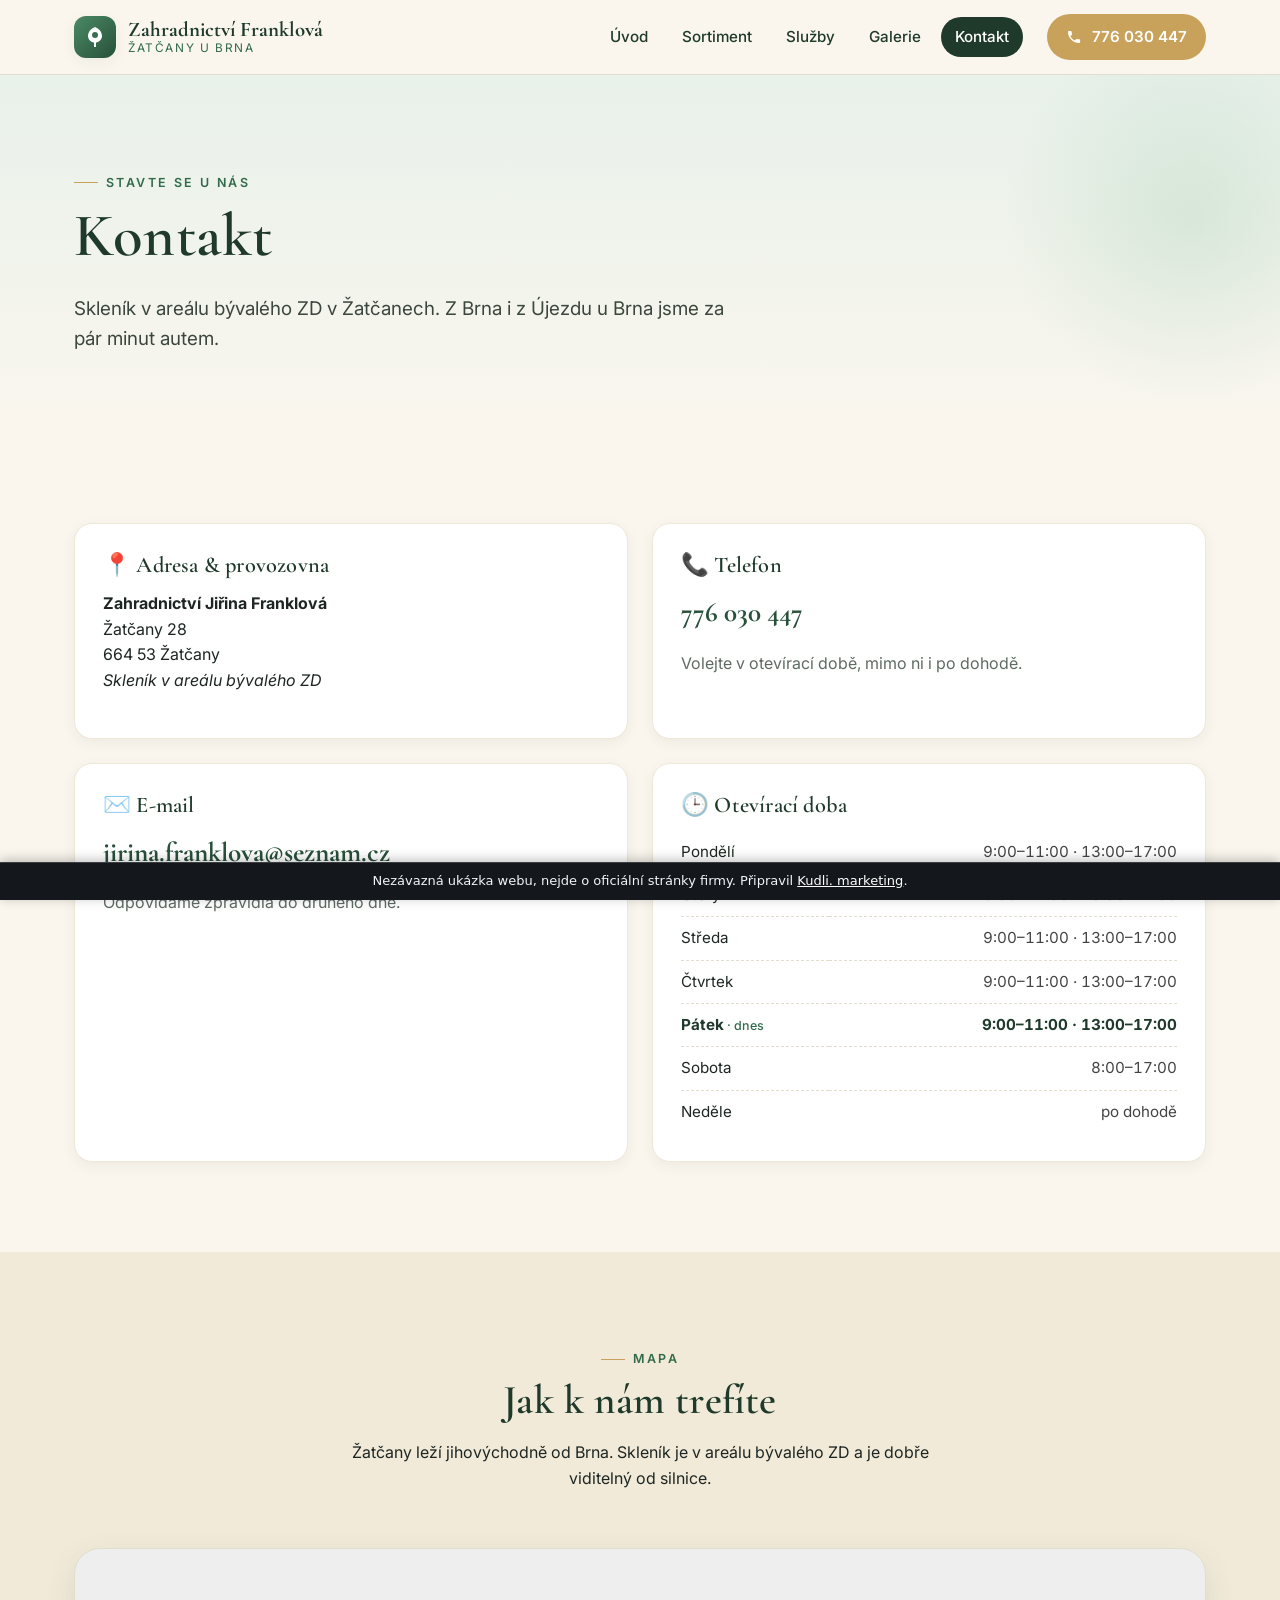
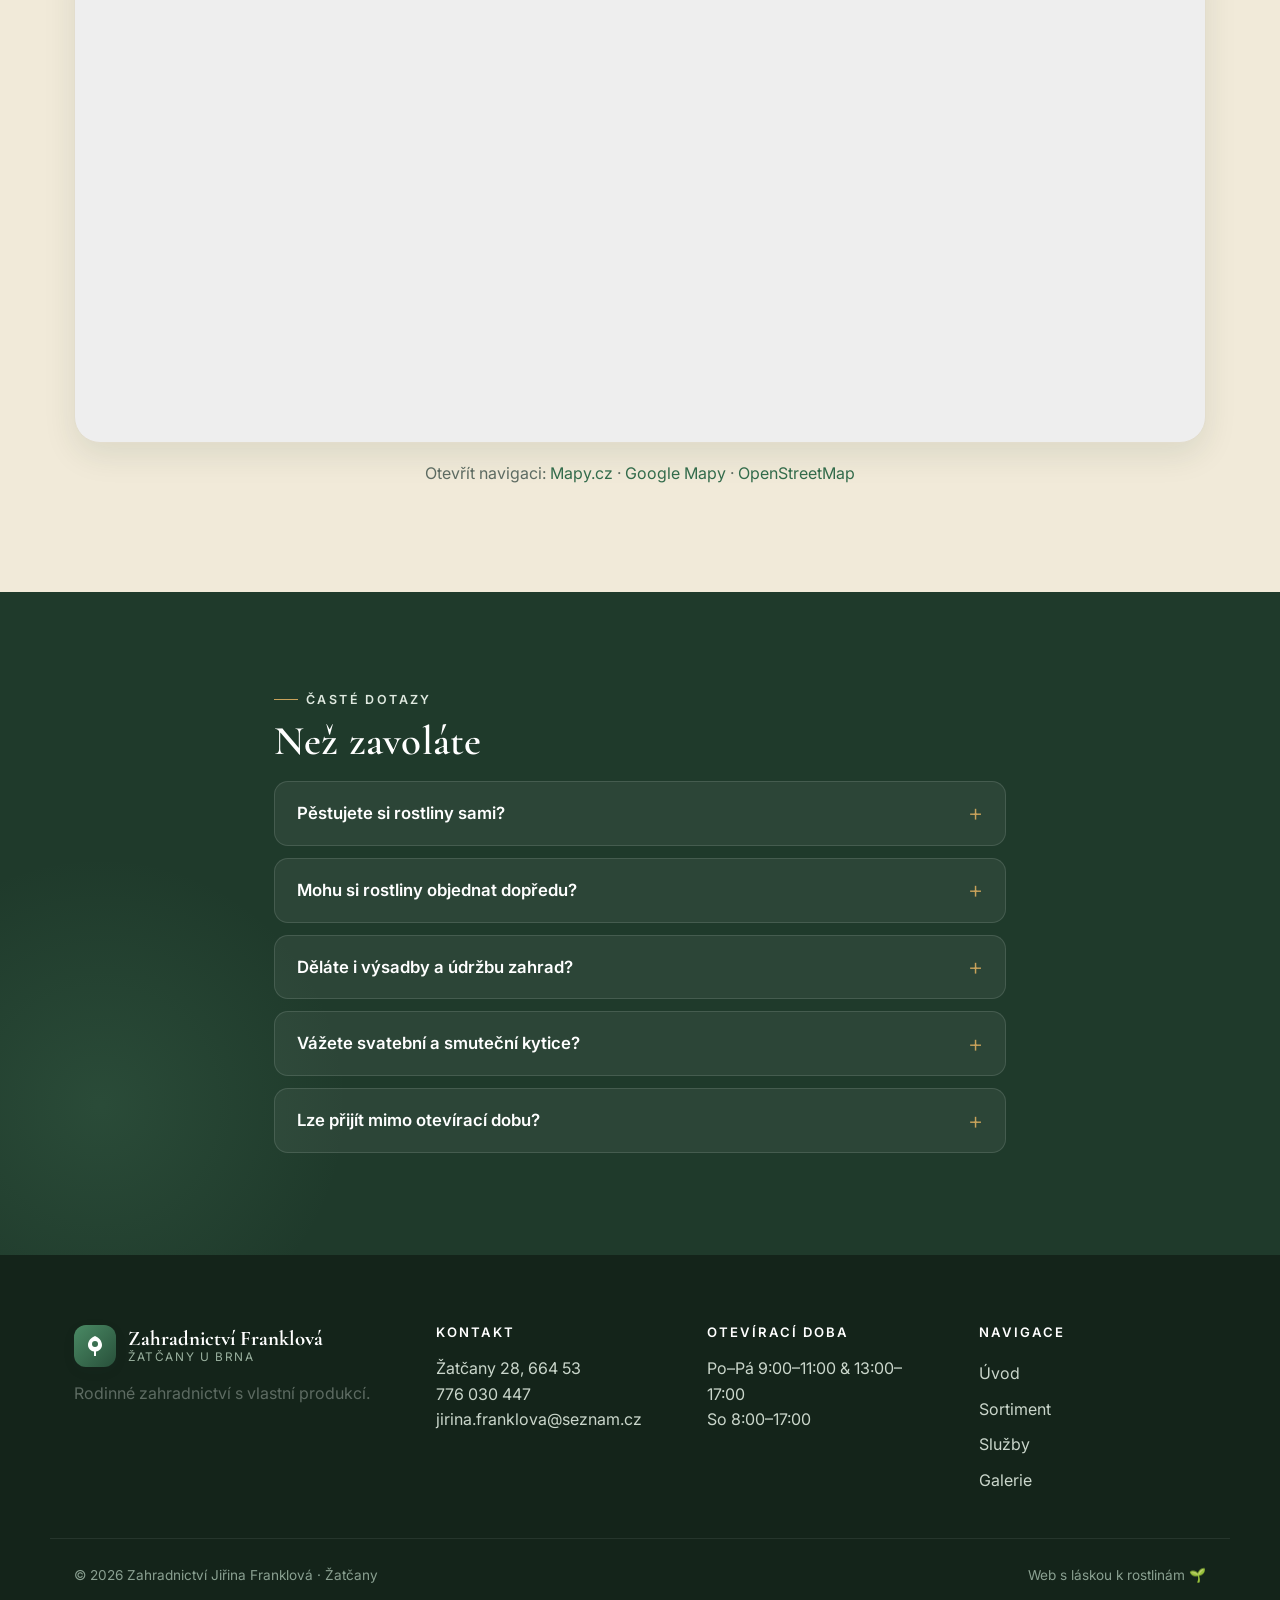
<file: kontakt.html>
<!DOCTYPE html>
<html lang="cs">
<head>
    <meta name="robots" content="noindex, nofollow">
    <meta charset="UTF-8">
    <meta name="viewport" content="width=device-width, initial-scale=1.0">
    <title>Kontakt | Zahradnictví Franklová Žatčany</title>
    <meta name="description" content="Kontakt na Zahradnictví Jiřiny Franklové v Žatčanech – telefon 776 030 447, e-mail jirina.franklova@seznam.cz, otevírací doba a mapa.">
    <meta name="theme-color" content="#28503a">
    <link rel="icon" type="image/svg+xml" href="data:image/svg+xml,%3Csvg xmlns='http://www.w3.org/2000/svg' viewBox='0 0 64 64'%3E%3Crect width='64' height='64' rx='14' fill='%2328503a'/%3E%3Cpath d='M32 14c-10 4-16 12-16 22 0 8 6 14 16 14s16-6 16-14c0-10-6-18-16-22zm0 28c-3 0-5-2-5-5s2-5 5-5 5 2 5 5-2 5-5 5z' fill='%23c8a25b'/%3E%3C/svg%3E">
    <link rel="preconnect" href="https://fonts.googleapis.com">
    <link rel="preconnect" href="https://fonts.gstatic.com" crossorigin>
    <link href="https://fonts.googleapis.com/css2?family=Cormorant+Garamond:wght@500;600;700&family=Inter:wght@300;400;500;600&display=swap" rel="stylesheet">
    <link rel="stylesheet" href="styles.css">
</head>
<body>
    <a class="skip" href="#main">Přeskočit na obsah</a>

    <header class="site-header">
        <div class="container nav-wrap">
            <a class="brand" href="index.html">
                <span class="brand-mark" aria-hidden="true">
                    <svg viewBox="0 0 24 24" fill="currentColor"><path d="M12 2c-4 1.6-7 5-7 9 0 3.3 2.4 6 6 6.5V22h2v-4.5c3.6-.5 6-3.2 6-6.5 0-4-3-7.4-7-9zm0 11a3 3 0 1 1 0-6 3 3 0 0 1 0 6z"/></svg>
                </span>
                <span class="brand-text">
                    <strong>Zahradnictví Franklová</strong>
                    <em>Žatčany u Brna</em>
                </span>
            </a>
            <button class="nav-toggle" aria-label="Menu" aria-expanded="false">
                <svg viewBox="0 0 24 24" fill="none" stroke="currentColor" stroke-width="2.2"><path d="M4 7h16M4 12h16M4 17h16"/></svg>
            </button>
            <nav class="nav" aria-label="Hlavní menu">
                <a href="index.html">Úvod</a>
                <a href="sortiment.html">Sortiment</a>
                <a href="sluzby.html">Služby</a>
                <a href="galerie.html">Galerie</a>
                <a href="kontakt.html" class="active">Kontakt</a>
            </nav>
            <a href="tel:+420776030447" class="btn btn-pill header-cta">
                <svg viewBox="0 0 24 24" fill="currentColor"><path d="M6.6 10.8c1.4 2.8 3.8 5.1 6.6 6.6l2.2-2.2c.3-.3.7-.4 1.1-.3 1.2.4 2.4.6 3.7.6.6 0 1 .4 1 1V20c0 .6-.4 1-1 1A17 17 0 0 1 3 4c0-.6.4-1 1-1h3.5c.6 0 1 .4 1 1 0 1.3.2 2.5.6 3.7.1.4 0 .8-.3 1.1l-2.2 2z"/></svg>
                776 030 447
            </a>
        </div>
    </header>

    <main id="main">
        <section class="page-hero">
            <div class="container">
                <span class="eyebrow">Stavte se u nás</span>
                <h1>Kontakt</h1>
                <p class="lead">Skleník v areálu bývalého ZD v Žatčanech. Z Brna i z Újezdu u Brna jsme za pár minut autem.</p>
            </div>
        </section>

        <section class="section">
            <div class="container contact-grid">
                <div class="contact-card reveal">
                    <h3>📍 Adresa &amp; provozovna</h3>
                    <p><strong>Zahradnictví Jiřina Franklová</strong><br>
                    Žatčany 28<br>
                    664 53 Žatčany<br>
                    <em>Skleník v areálu bývalého ZD</em></p>
                </div>
                <div class="contact-card reveal">
                    <h3>📞 Telefon</h3>
                    <p><a href="tel:+420776030447" class="big-link">776 030 447</a></p>
                    <p class="muted">Volejte v otevírací době, mimo ni i po dohodě.</p>
                </div>
                <div class="contact-card reveal">
                    <h3>✉️ E-mail</h3>
                    <p><a href="mailto:jirina.franklova@seznam.cz" class="big-link">jirina.franklova@seznam.cz</a></p>
                    <p class="muted">Odpovídáme zpravidla do druhého dne.</p>
                </div>
                <div class="contact-card reveal">
                    <h3>🕒 Otevírací doba</h3>
                    <table class="hours">
                        <tr data-day="po"><td>Pondělí</td><td>9:00–11:00 · 13:00–17:00</td></tr>
                        <tr data-day="ut"><td>Úterý</td><td>9:00–11:00 · 13:00–17:00</td></tr>
                        <tr data-day="st"><td>Středa</td><td>9:00–11:00 · 13:00–17:00</td></tr>
                        <tr data-day="ct"><td>Čtvrtek</td><td>9:00–11:00 · 13:00–17:00</td></tr>
                        <tr data-day="pa"><td>Pátek</td><td>9:00–11:00 · 13:00–17:00</td></tr>
                        <tr data-day="so"><td>Sobota</td><td>8:00–17:00</td></tr>
                        <tr data-day="ne"><td>Neděle</td><td>po dohodě</td></tr>
                    </table>
                </div>
            </div>
        </section>

        <section class="section section-muted">
            <div class="container">
                <div class="section-head reveal">
                    <span class="eyebrow">Mapa</span>
                    <h2>Jak k nám trefíte</h2>
                    <p>Žatčany leží jihovýchodně od Brna. Skleník je v areálu bývalého ZD a je dobře viditelný od silnice.</p>
                </div>
                <div class="map-wrap reveal">
                    <iframe
                        src="https://www.openstreetmap.org/export/embed.html?bbox=16.7470%2C49.0660%2C16.7870%2C49.0860&layer=mapnik&marker=49.0763%2C16.7670"
                        loading="lazy" allowfullscreen
                        referrerpolicy="no-referrer-when-downgrade"
                        title="Mapa – Žatčany 28"></iframe>
                </div>
                <p class="muted center" style="margin-top:18px">Otevřít navigaci: <a href="https://mapy.cz/zakladni?q=%C5%BDat%C4%8Dany%2028" target="_blank" rel="noopener">Mapy.cz</a> · <a href="https://www.google.com/maps/search/?api=1&query=%C5%BDat%C4%8Dany+28%2C+664+53" target="_blank" rel="noopener">Google Mapy</a> · <a href="https://www.openstreetmap.org/?mlat=49.0763&mlon=16.7670#map=16/49.0763/16.7670" target="_blank" rel="noopener">OpenStreetMap</a></p>
            </div>
        </section>

        <section class="section section-dark">
            <div class="container faq-wrap reveal">
                <span class="eyebrow light">Časté dotazy</span>
                <h2>Než zavoláte</h2>
                <details>
                    <summary>Pěstujete si rostliny sami?</summary>
                    <p>Ano. Většinu sadby zeleniny, muškáty, voskovky a letničky předpěstováváme přímo v našem skleníku. Díky tomu si udržujeme příjemné ceny a víme, co prodáváme.</p>
                </details>
                <details>
                    <summary>Mohu si rostliny objednat dopředu?</summary>
                    <p>Určitě. Zavolejte na 776 030 447 nebo napište e-mail – připravíme vám sadbu i celé osázení truhlíku k vyzvednutí.</p>
                </details>
                <details>
                    <summary>Děláte i výsadby a údržbu zahrad?</summary>
                    <p>Ano. Stříháme živé ploty, řežeme ovocné i okrasné stromy, sázíme záhony a vyrábíme vyvýšené záhony na míru.</p>
                </details>
                <details>
                    <summary>Vážete svatební a smuteční kytice?</summary>
                    <p>Ano. Vyrábíme svatební vazby, smuteční kytice a věnce, dárkové kytice i adventní věnce. Termín si prosím domluvte předem.</p>
                </details>
                <details>
                    <summary>Lze přijít mimo otevírací dobu?</summary>
                    <p>Po telefonické domluvě ano. Stačí zavolat a domluvit konkrétní čas.</p>
                </details>
            </div>
        </section>
    </main>

    <button class="to-top" aria-label="Nahoru">
        <svg viewBox="0 0 24 24" width="20" height="20" fill="none" stroke="currentColor" stroke-width="2.2"><path d="M5 15l7-7 7 7"/></svg>
    </button>

    <footer class="site-footer">
        <div class="container footer-grid">
            <div>
                <div class="brand">
                    <span class="brand-mark" aria-hidden="true">
                        <svg viewBox="0 0 24 24" fill="currentColor"><path d="M12 2c-4 1.6-7 5-7 9 0 3.3 2.4 6 6 6.5V22h2v-4.5c3.6-.5 6-3.2 6-6.5 0-4-3-7.4-7-9zm0 11a3 3 0 1 1 0-6 3 3 0 0 1 0 6z"/></svg>
                    </span>
                    <span class="brand-text">
                        <strong>Zahradnictví Franklová</strong>
                        <em>Žatčany u Brna</em>
                    </span>
                </div>
                <p class="muted" style="margin-top:14px">Rodinné zahradnictví s vlastní produkcí.</p>
            </div>
            <div>
                <h4>Kontakt</h4>
                <p>Žatčany 28, 664 53<br>
                <a href="tel:+420776030447">776 030 447</a><br>
                <a href="mailto:jirina.franklova@seznam.cz">jirina.franklova@seznam.cz</a></p>
            </div>
            <div>
                <h4>Otevírací doba</h4>
                <p>Po–Pá 9:00–11:00 &amp; 13:00–17:00<br>
                So 8:00–17:00</p>
            </div>
            <div>
                <h4>Navigace</h4>
                <ul class="footer-nav">
                    <li><a href="index.html">Úvod</a></li>
                    <li><a href="sortiment.html">Sortiment</a></li>
                    <li><a href="sluzby.html">Služby</a></li>
                    <li><a href="galerie.html">Galerie</a></li>
                </ul>
            </div>
        </div>
        <div class="container footer-bottom">
            <span>© <span id="year"></span> Zahradnictví Jiřina Franklová · Žatčany</span>
            <span>Web s láskou k rostlinám 🌱</span>
        </div>
    </footer>
    <script src="script.js"></script>
<!-- kudli-demo:start -->
<div id="kudli-demo-banner" role="note" lang="cs" style="all:initial;box-sizing:border-box;display:block;position:fixed;left:0;right:0;bottom:0;z-index:2147483647;width:100%;margin:0;padding:9px 16px calc(9px + env(safe-area-inset-bottom, 0px));background:#14181c;color:#f3f4f6;font:500 13px/1.45 system-ui,-apple-system,'Segoe UI',Roboto,Arial,sans-serif;text-align:center;border-top:1px solid rgba(255,255,255,.16);box-shadow:0 -2px 12px rgba(0,0,0,.25)">Nezávazná ukázka webu, nejde o oficiální stránky firmy. Připravil <a href="https://www.kudlimarketing.cz/" target="_blank" rel="noopener" style="all:initial;font:inherit;color:#ffffff;text-decoration:underline;cursor:pointer">Kudli.&nbsp;marketing</a>.</div>
<style>@media print{#kudli-demo-banner{display:none!important}}</style>
<script>(function(){try{var b=document.getElementById('kudli-demo-banner');if(!b)return;var d=document.body,t=0;function fit(){var h=b.offsetHeight||0,vh=window.innerHeight||0;d.style.removeProperty('padding-bottom');var base=parseFloat(getComputedStyle(d).paddingBottom)||0;d.style.setProperty('padding-bottom',(base+h)+'px','important');var els=d.getElementsByTagName('*');for(var i=0;i<els.length;i++){var el=els[i];if(el===b||b.contains(el))continue;var o=el.getAttribute('data-kudli-bottom');if(o===null){var cs=getComputedStyle(el);if(cs.position!=='fixed')continue;var r=el.getBoundingClientRect();if(!r.width||!r.height||r.top<vh*0.5||r.bottom<vh-160)continue;o=parseFloat(cs.bottom);if(isNaN(o))continue;el.setAttribute('data-kudli-bottom',String(o));}el.style.setProperty('bottom',(parseFloat(o)+h)+'px','important');}}function later(){clearTimeout(t);t=setTimeout(fit,150);}fit();window.addEventListener('load',fit);window.addEventListener('resize',later);window.addEventListener('scroll',later,{passive:true});setTimeout(fit,1200);setTimeout(fit,3500);}catch(e){}})();</script>
<!-- kudli-demo:end -->
</body>
</html>
</file>
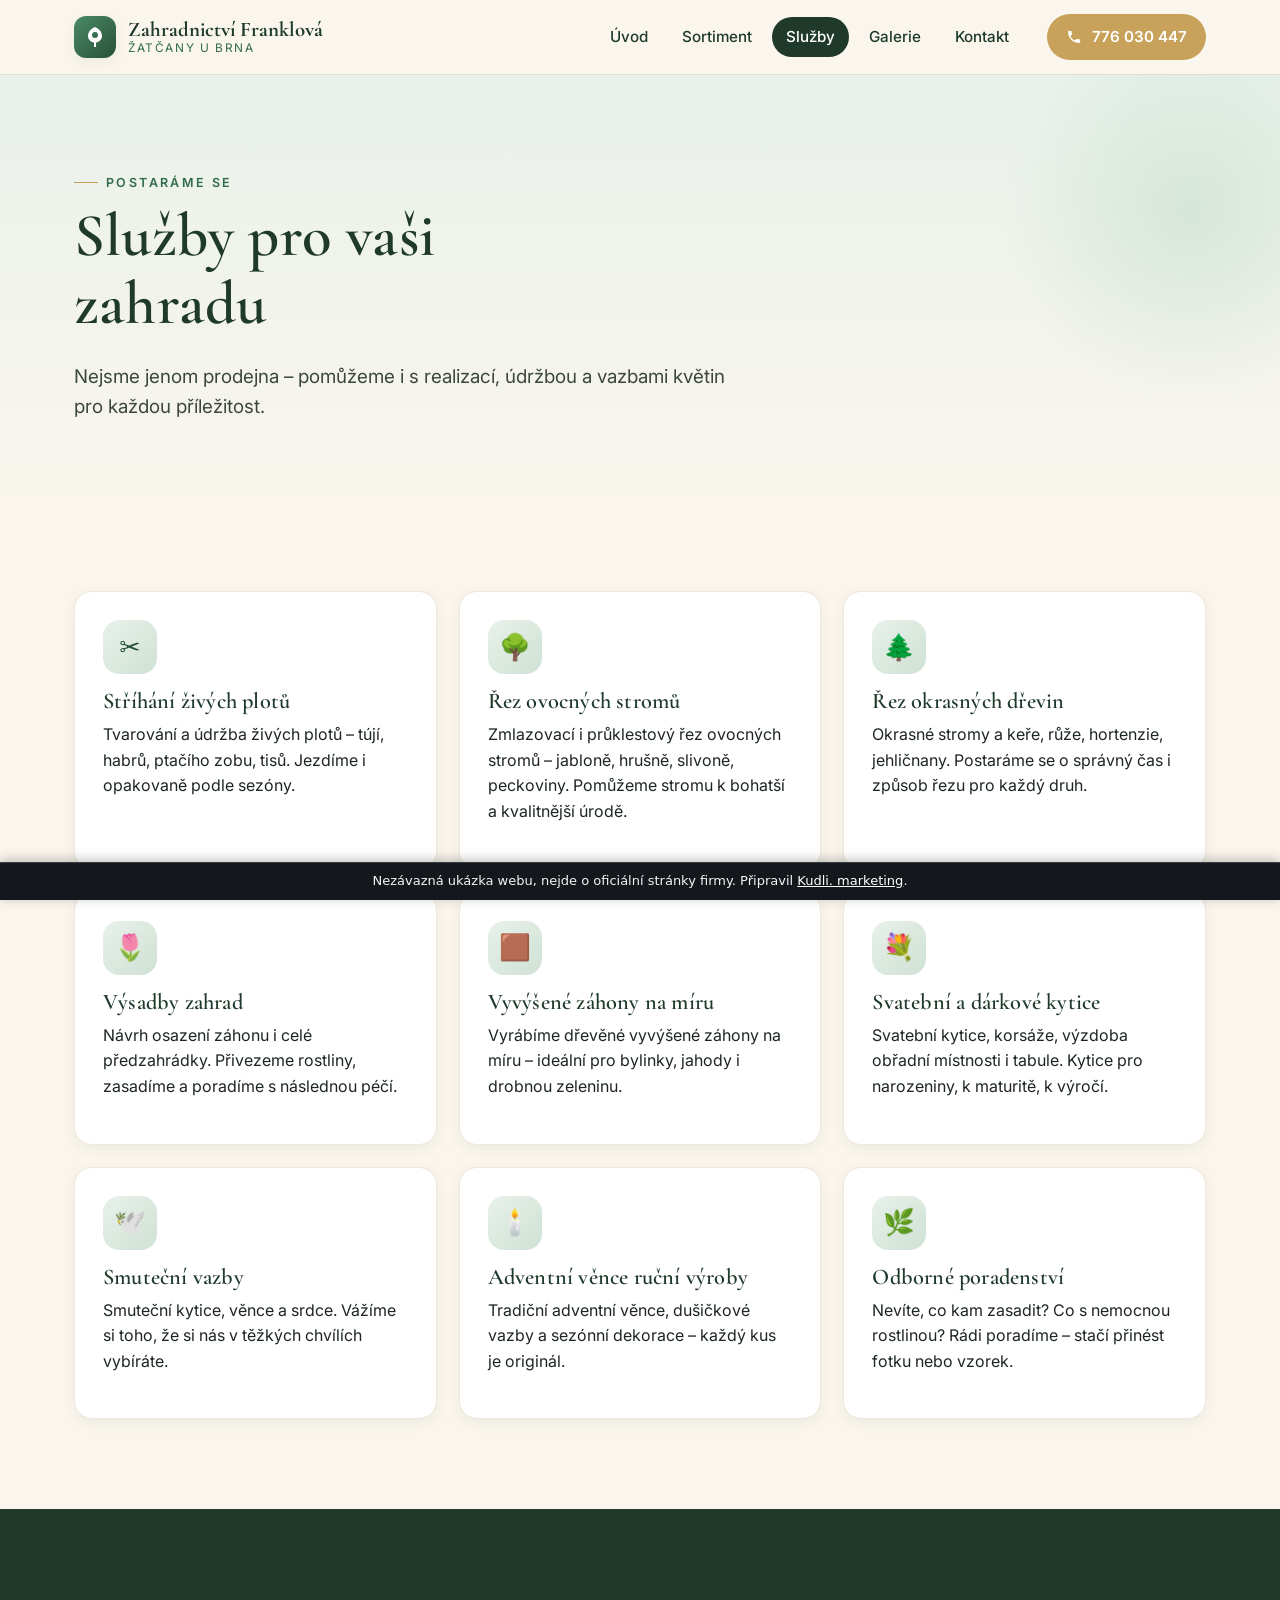
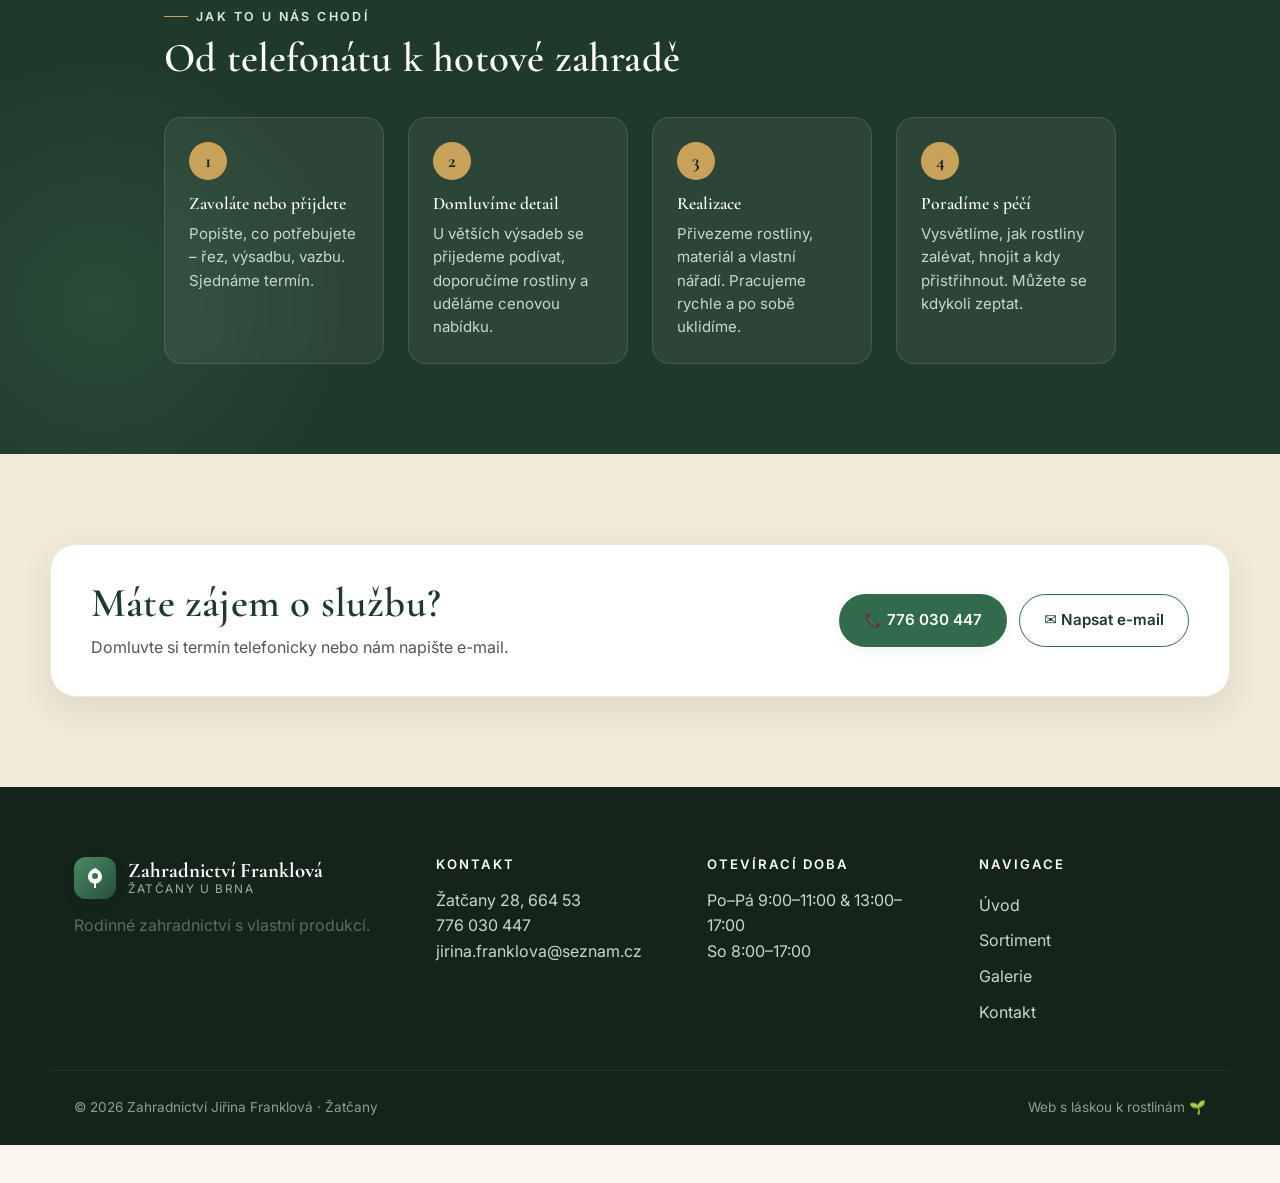
<file: sluzby.html>
<!DOCTYPE html>
<html lang="cs">
<head>
    <meta name="robots" content="noindex, nofollow">
    <meta charset="UTF-8">
    <meta name="viewport" content="width=device-width, initial-scale=1.0">
    <title>Služby | Zahradnictví Franklová Žatčany</title>
    <meta name="description" content="Stříhání živých plotů, řez ovocných a okrasných stromů, výsadby zahrad, vyvýšené záhony, květinové vazby pro svatby, smuteční vazby, dárkové kytice, adventní věnce.">
    <meta name="theme-color" content="#28503a">
    <link rel="icon" type="image/svg+xml" href="data:image/svg+xml,%3Csvg xmlns='http://www.w3.org/2000/svg' viewBox='0 0 64 64'%3E%3Crect width='64' height='64' rx='14' fill='%2328503a'/%3E%3Cpath d='M32 14c-10 4-16 12-16 22 0 8 6 14 16 14s16-6 16-14c0-10-6-18-16-22zm0 28c-3 0-5-2-5-5s2-5 5-5 5 2 5 5-2 5-5 5z' fill='%23c8a25b'/%3E%3C/svg%3E">
    <link rel="preconnect" href="https://fonts.googleapis.com">
    <link rel="preconnect" href="https://fonts.gstatic.com" crossorigin>
    <link rel="preconnect" href="https://images.unsplash.com" crossorigin>
    <link href="https://fonts.googleapis.com/css2?family=Cormorant+Garamond:wght@500;600;700&family=Inter:wght@300;400;500;600&display=swap" rel="stylesheet">
    <link rel="stylesheet" href="styles.css">
</head>
<body>
    <a class="skip" href="#main">Přeskočit na obsah</a>

    <header class="site-header">
        <div class="container nav-wrap">
            <a class="brand" href="index.html">
                <span class="brand-mark" aria-hidden="true">
                    <svg viewBox="0 0 24 24" fill="currentColor"><path d="M12 2c-4 1.6-7 5-7 9 0 3.3 2.4 6 6 6.5V22h2v-4.5c3.6-.5 6-3.2 6-6.5 0-4-3-7.4-7-9zm0 11a3 3 0 1 1 0-6 3 3 0 0 1 0 6z"/></svg>
                </span>
                <span class="brand-text">
                    <strong>Zahradnictví Franklová</strong>
                    <em>Žatčany u Brna</em>
                </span>
            </a>
            <button class="nav-toggle" aria-label="Menu" aria-expanded="false">
                <svg viewBox="0 0 24 24" fill="none" stroke="currentColor" stroke-width="2.2"><path d="M4 7h16M4 12h16M4 17h16"/></svg>
            </button>
            <nav class="nav" aria-label="Hlavní menu">
                <a href="index.html">Úvod</a>
                <a href="sortiment.html">Sortiment</a>
                <a href="sluzby.html" class="active">Služby</a>
                <a href="galerie.html">Galerie</a>
                <a href="kontakt.html">Kontakt</a>
            </nav>
            <a href="tel:+420776030447" class="btn btn-pill header-cta">
                <svg viewBox="0 0 24 24" fill="currentColor"><path d="M6.6 10.8c1.4 2.8 3.8 5.1 6.6 6.6l2.2-2.2c.3-.3.7-.4 1.1-.3 1.2.4 2.4.6 3.7.6.6 0 1 .4 1 1V20c0 .6-.4 1-1 1A17 17 0 0 1 3 4c0-.6.4-1 1-1h3.5c.6 0 1 .4 1 1 0 1.3.2 2.5.6 3.7.1.4 0 .8-.3 1.1l-2.2 2z"/></svg>
                776 030 447
            </a>
        </div>
    </header>

    <main id="main">
        <section class="page-hero">
            <div class="container">
                <span class="eyebrow">Postaráme se</span>
                <h1>Služby pro vaši zahradu</h1>
                <p class="lead">Nejsme jenom prodejna – pomůžeme i s realizací, údržbou a vazbami květin pro každou příležitost.</p>
            </div>
        </section>

        <section class="section">
            <div class="container service-grid">
                <article class="service reveal">
                    <span class="service-icon">✂️</span>
                    <h3>Stříhání živých plotů</h3>
                    <p>Tvarování a údržba živých plotů – tújí, habrů, ptačího zobu, tisů. Jezdíme i opakovaně podle sezóny.</p>
                </article>
                <article class="service reveal">
                    <span class="service-icon">🌳</span>
                    <h3>Řez ovocných stromů</h3>
                    <p>Zmlazovací i průklestový řez ovocných stromů – jabloně, hrušně, slivoně, peckoviny. Pomůžeme stromu k bohatší a kvalitnější úrodě.</p>
                </article>
                <article class="service reveal">
                    <span class="service-icon">🌲</span>
                    <h3>Řez okrasných dřevin</h3>
                    <p>Okrasné stromy a keře, růže, hortenzie, jehličnany. Postaráme se o správný čas i způsob řezu pro každý druh.</p>
                </article>
                <article class="service reveal">
                    <span class="service-icon">🌷</span>
                    <h3>Výsadby zahrad</h3>
                    <p>Návrh osazení záhonu i celé předzahrádky. Přivezeme rostliny, zasadíme a poradíme s následnou péčí.</p>
                </article>
                <article class="service reveal">
                    <span class="service-icon">🟫</span>
                    <h3>Vyvýšené záhony na míru</h3>
                    <p>Vyrábíme dřevěné vyvýšené záhony na míru – ideální pro bylinky, jahody i drobnou zeleninu.</p>
                </article>
                <article class="service reveal">
                    <span class="service-icon">💐</span>
                    <h3>Svatební a dárkové kytice</h3>
                    <p>Svatební kytice, korsáže, výzdoba obřadní místnosti i tabule. Kytice pro narozeniny, k maturitě, k výročí.</p>
                </article>
                <article class="service reveal">
                    <span class="service-icon">🕊️</span>
                    <h3>Smuteční vazby</h3>
                    <p>Smuteční kytice, věnce a srdce. Vážíme si toho, že si nás v těžkých chvílích vybíráte.</p>
                </article>
                <article class="service reveal">
                    <span class="service-icon">🕯️</span>
                    <h3>Adventní věnce ruční výroby</h3>
                    <p>Tradiční adventní věnce, dušičkové vazby a sezónní dekorace – každý kus je originál.</p>
                </article>
                <article class="service reveal">
                    <span class="service-icon">🌿</span>
                    <h3>Odborné poradenství</h3>
                    <p>Nevíte, co kam zasadit? Co s nemocnou rostlinou? Rádi poradíme – stačí přinést fotku nebo vzorek.</p>
                </article>
            </div>
        </section>

        <section class="section section-dark">
            <div class="container process-wrap reveal">
                <span class="eyebrow light">Jak to u nás chodí</span>
                <h2>Od telefonátu k hotové zahradě</h2>
                <ol class="process">
                    <li>
                        <span class="step">1</span>
                        <h4>Zavoláte nebo přijdete</h4>
                        <p>Popište, co potřebujete – řez, výsadbu, vazbu. Sjednáme termín.</p>
                    </li>
                    <li>
                        <span class="step">2</span>
                        <h4>Domluvíme detail</h4>
                        <p>U větších výsadeb se přijedeme podívat, doporučíme rostliny a uděláme cenovou nabídku.</p>
                    </li>
                    <li>
                        <span class="step">3</span>
                        <h4>Realizace</h4>
                        <p>Přivezeme rostliny, materiál a vlastní nářadí. Pracujeme rychle a po sobě uklidíme.</p>
                    </li>
                    <li>
                        <span class="step">4</span>
                        <h4>Poradíme s péčí</h4>
                        <p>Vysvětlíme, jak rostliny zalévat, hnojit a kdy přistřihnout. Můžete se kdykoli zeptat.</p>
                    </li>
                </ol>
            </div>
        </section>

        <section class="section section-muted cta-band">
            <div class="container cta-band-inner reveal">
                <div>
                    <h2>Máte zájem o službu?</h2>
                    <p>Domluvte si termín telefonicky nebo nám napište e-mail.</p>
                </div>
                <div class="cta-buttons">
                    <a href="tel:+420776030447" class="btn btn-primary">📞 776 030 447</a>
                    <a href="mailto:jirina.franklova@seznam.cz" class="btn btn-ghost">✉️ Napsat e-mail</a>
                </div>
            </div>
        </section>
    </main>

    <button class="to-top" aria-label="Nahoru">
        <svg viewBox="0 0 24 24" width="20" height="20" fill="none" stroke="currentColor" stroke-width="2.2"><path d="M5 15l7-7 7 7"/></svg>
    </button>

    <footer class="site-footer">
        <div class="container footer-grid">
            <div>
                <div class="brand">
                    <span class="brand-mark" aria-hidden="true">
                        <svg viewBox="0 0 24 24" fill="currentColor"><path d="M12 2c-4 1.6-7 5-7 9 0 3.3 2.4 6 6 6.5V22h2v-4.5c3.6-.5 6-3.2 6-6.5 0-4-3-7.4-7-9zm0 11a3 3 0 1 1 0-6 3 3 0 0 1 0 6z"/></svg>
                    </span>
                    <span class="brand-text">
                        <strong>Zahradnictví Franklová</strong>
                        <em>Žatčany u Brna</em>
                    </span>
                </div>
                <p class="muted" style="margin-top:14px">Rodinné zahradnictví s vlastní produkcí.</p>
            </div>
            <div>
                <h4>Kontakt</h4>
                <p>Žatčany 28, 664 53<br>
                <a href="tel:+420776030447">776 030 447</a><br>
                <a href="mailto:jirina.franklova@seznam.cz">jirina.franklova@seznam.cz</a></p>
            </div>
            <div>
                <h4>Otevírací doba</h4>
                <p>Po–Pá 9:00–11:00 &amp; 13:00–17:00<br>
                So 8:00–17:00</p>
            </div>
            <div>
                <h4>Navigace</h4>
                <ul class="footer-nav">
                    <li><a href="index.html">Úvod</a></li>
                    <li><a href="sortiment.html">Sortiment</a></li>
                    <li><a href="galerie.html">Galerie</a></li>
                    <li><a href="kontakt.html">Kontakt</a></li>
                </ul>
            </div>
        </div>
        <div class="container footer-bottom">
            <span>© <span id="year"></span> Zahradnictví Jiřina Franklová · Žatčany</span>
            <span>Web s láskou k rostlinám 🌱</span>
        </div>
    </footer>
    <script src="script.js"></script>
<!-- kudli-demo:start -->
<div id="kudli-demo-banner" role="note" lang="cs" style="all:initial;box-sizing:border-box;display:block;position:fixed;left:0;right:0;bottom:0;z-index:2147483647;width:100%;margin:0;padding:9px 16px calc(9px + env(safe-area-inset-bottom, 0px));background:#14181c;color:#f3f4f6;font:500 13px/1.45 system-ui,-apple-system,'Segoe UI',Roboto,Arial,sans-serif;text-align:center;border-top:1px solid rgba(255,255,255,.16);box-shadow:0 -2px 12px rgba(0,0,0,.25)">Nezávazná ukázka webu, nejde o oficiální stránky firmy. Připravil <a href="https://www.kudlimarketing.cz/" target="_blank" rel="noopener" style="all:initial;font:inherit;color:#ffffff;text-decoration:underline;cursor:pointer">Kudli.&nbsp;marketing</a>.</div>
<style>@media print{#kudli-demo-banner{display:none!important}}</style>
<script>(function(){try{var b=document.getElementById('kudli-demo-banner');if(!b)return;var d=document.body,t=0;function fit(){var h=b.offsetHeight||0,vh=window.innerHeight||0;d.style.removeProperty('padding-bottom');var base=parseFloat(getComputedStyle(d).paddingBottom)||0;d.style.setProperty('padding-bottom',(base+h)+'px','important');var els=d.getElementsByTagName('*');for(var i=0;i<els.length;i++){var el=els[i];if(el===b||b.contains(el))continue;var o=el.getAttribute('data-kudli-bottom');if(o===null){var cs=getComputedStyle(el);if(cs.position!=='fixed')continue;var r=el.getBoundingClientRect();if(!r.width||!r.height||r.top<vh*0.5||r.bottom<vh-160)continue;o=parseFloat(cs.bottom);if(isNaN(o))continue;el.setAttribute('data-kudli-bottom',String(o));}el.style.setProperty('bottom',(parseFloat(o)+h)+'px','important');}}function later(){clearTimeout(t);t=setTimeout(fit,150);}fit();window.addEventListener('load',fit);window.addEventListener('resize',later);window.addEventListener('scroll',later,{passive:true});setTimeout(fit,1200);setTimeout(fit,3500);}catch(e){}})();</script>
<!-- kudli-demo:end -->
</body>
</html>
</file>
<file: styles.css>
:root{
    --green-950:#14241a;
    --green-900:#1f3a2b;
    --green-800:#28503a;
    --green-700:#326b4b;
    --green-600:#4a8a64;
    --green-500:#6aae84;
    --green-200:#cfe1d4;
    --green-100:#e8f1ea;
    --green-50:#f3f8f4;
    --cream:#faf6ee;
    --sand:#f1ead9;
    --ink:#1d2622;
    --muted:#5d6b62;
    --line:#e3ddcd;
    --line-soft:#eee8d8;
    --gold:#c8a25b;
    --gold-dark:#a37f3f;
    --rose:#c97462;
    --shadow-sm:0 4px 14px rgba(31,58,43,.06);
    --shadow:0 12px 32px rgba(31,58,43,.10);
    --shadow-lg:0 24px 60px rgba(31,58,43,.16);
    --radius-sm:10px;
    --radius:18px;
    --radius-lg:26px;
    --ease:cubic-bezier(.2,.8,.2,1);
}
*,*::before,*::after{box-sizing:border-box}
html{scroll-behavior:smooth}
html,body{margin:0;padding:0}
body{
    font-family:'Inter',system-ui,-apple-system,'Segoe UI',Roboto,sans-serif;
    color:var(--ink);
    background:var(--cream);
    line-height:1.6;
    -webkit-font-smoothing:antialiased;
    text-rendering:optimizeLegibility;
}
.container{max-width:1180px;margin:0 auto;padding:0 24px}
img{max-width:100%;display:block}
button{font-family:inherit}
:focus-visible{outline:3px solid var(--gold);outline-offset:3px;border-radius:6px}

a{color:var(--green-700);text-decoration:none;transition:color .2s var(--ease)}
a:hover{color:var(--green-900)}

h1,h2,h3,h4{
    font-family:'Cormorant Garamond',Georgia,serif;
    color:var(--green-900);
    line-height:1.12;
    margin:0 0 .4em;
    font-weight:600;
    letter-spacing:.2px;
}
h1{font-size:clamp(2.4rem,5vw,3.8rem)}
h2{font-size:clamp(1.8rem,3.2vw,2.6rem)}
h3{font-size:1.4rem}
h4{font-size:.85rem;letter-spacing:2px;text-transform:uppercase;color:var(--green-800);font-family:'Inter',sans-serif;font-weight:600}
p{margin:0 0 1em}

.eyebrow{
    display:inline-flex;align-items:center;gap:8px;
    text-transform:uppercase;letter-spacing:2.4px;
    font-size:.78rem;color:var(--green-700);font-weight:600;margin-bottom:.7em;
}
.eyebrow::before{content:"";width:24px;height:1px;background:var(--gold)}
.eyebrow.light{color:#dfe9e0}
.eyebrow.light::before{background:var(--gold)}
.lead{font-size:1.18rem;color:#3a463e;max-width:56ch}
.muted{color:var(--muted)}
.center{text-align:center}

/* Skip link */
.skip{position:absolute;left:-9999px;top:auto;width:1px;height:1px;overflow:hidden}
.skip:focus{position:fixed;left:16px;top:16px;width:auto;height:auto;background:var(--green-900);color:#fff;padding:12px 18px;border-radius:8px;z-index:200}

/* Header */
.site-header{
    background:rgba(250,246,238,.86);
    backdrop-filter:saturate(160%) blur(12px);
    -webkit-backdrop-filter:saturate(160%) blur(12px);
    border-bottom:1px solid var(--line);
    position:sticky;top:0;z-index:50;
}
.nav-wrap{display:flex;align-items:center;gap:24px;padding:14px 24px}
.brand{display:flex;align-items:center;gap:12px;color:var(--green-900);min-width:0}
.brand-mark{
    width:42px;height:42px;flex:none;border-radius:12px;
    background:linear-gradient(135deg,var(--green-600),var(--green-800));
    display:grid;place-items:center;color:#fff;box-shadow:var(--shadow-sm);
}
.brand-mark svg{width:24px;height:24px}
.brand-text{display:flex;flex-direction:column;line-height:1.1;min-width:0}
.brand-text strong{font-family:'Cormorant Garamond',serif;font-size:1.3rem;font-weight:700;white-space:nowrap}
.brand-text em{font-style:normal;font-size:.74rem;letter-spacing:1.6px;text-transform:uppercase;color:var(--green-700)}
.nav{display:flex;gap:6px;margin-left:auto}
.nav a{
    color:var(--green-900);font-weight:500;padding:8px 14px;border-radius:999px;
    font-size:.95rem;position:relative;transition:all .2s var(--ease);
}
.nav a:hover{background:var(--green-100)}
.nav a.active{background:var(--green-900);color:#fff}
.nav-toggle{display:none;background:transparent;border:0;cursor:pointer;padding:8px;border-radius:8px}
.nav-toggle:hover{background:var(--green-100)}
.nav-toggle svg{width:26px;height:26px;color:var(--green-900)}

.btn{
    display:inline-flex;align-items:center;justify-content:center;gap:10px;
    border-radius:999px;padding:13px 24px;font-weight:600;font-size:.95rem;
    transition:all .25s var(--ease);cursor:pointer;border:1.5px solid transparent;
    text-align:center;
}
.btn-primary{background:var(--green-700);color:#fff;box-shadow:var(--shadow-sm)}
.btn-primary:hover{background:var(--green-900);color:#fff;transform:translateY(-2px);box-shadow:var(--shadow)}
.btn-ghost{background:transparent;color:var(--green-900);border-color:var(--green-700)}
.btn-ghost:hover{background:var(--green-700);color:#fff}
.btn-pill{background:var(--gold);color:#fff;padding:10px 18px}
.btn-pill:hover{background:var(--gold-dark);color:#fff}
.btn-pill svg{width:16px;height:16px}

/* Open status pill */
.status-pill{
    display:inline-flex;align-items:center;gap:8px;
    padding:6px 14px;border-radius:999px;font-size:.82rem;font-weight:600;
    background:rgba(255,255,255,.12);color:#fff;backdrop-filter:blur(6px);
    border:1px solid rgba(255,255,255,.25);
}
.status-pill .dot{
    width:8px;height:8px;border-radius:50%;background:#7dd693;
    box-shadow:0 0 0 4px rgba(125,214,147,.25);
    animation:pulse 2s var(--ease) infinite;
}
.status-pill.closed .dot{background:#e8a17a;box-shadow:0 0 0 4px rgba(232,161,122,.25);animation:none}
@keyframes pulse{0%,100%{transform:scale(1);opacity:1}50%{transform:scale(1.15);opacity:.7}}

/* Hero */
.hero{position:relative;min-height:92vh;display:flex;align-items:center;color:#fff;overflow:hidden}
.hero-media{position:absolute;inset:0;background:linear-gradient(135deg,#1f3a2b,#28503a)}
.hero-media img{width:100%;height:100%;object-fit:cover}
.hero-overlay{
    position:absolute;inset:0;
    background:
        radial-gradient(ellipse at 20% 60%,rgba(31,58,43,.55),transparent 60%),
        linear-gradient(120deg,rgba(20,36,26,.78),rgba(31,58,43,.35) 55%,rgba(31,58,43,.6));
}
.hero-content{position:relative;padding:130px 24px 90px;color:#fff;z-index:2;width:100%}
.hero-content .eyebrow{color:#e7d9b2}
.hero-content .eyebrow::before{background:var(--gold)}
.hero-content h1{color:#fff;max-width:18ch;margin-bottom:.3em}
.hero-content .lead{color:#f4ecd9;max-width:60ch}
.hero-content .lead strong{color:#fff}
.hero-cta{display:flex;gap:14px;margin:30px 0 44px;flex-wrap:wrap}
.hero-cta .btn-ghost{color:#fff;border-color:rgba(255,255,255,.7)}
.hero-cta .btn-ghost:hover{background:#fff;color:var(--green-900)}
.hero-stats{
    list-style:none;padding:24px 0 0;margin:0;
    display:grid;grid-template-columns:repeat(3,minmax(0,auto));gap:36px;
    border-top:1px solid rgba(255,255,255,.18);max-width:680px;
}
.hero-stats li{display:flex;flex-direction:column;min-width:0}
.hero-stats strong{font-family:'Cormorant Garamond',serif;font-size:2.2rem;color:#fff;line-height:1}
.hero-stats span{font-size:.78rem;letter-spacing:1.6px;text-transform:uppercase;color:#d9c897;margin-top:6px}
.hero-status{position:absolute;top:90px;right:32px;z-index:3}

/* Page hero */
.page-hero{padding:90px 0 60px;background:linear-gradient(180deg,var(--green-100),var(--cream));position:relative;overflow:hidden}
.page-hero::after{
    content:"";position:absolute;right:-100px;top:-50px;width:380px;height:380px;border-radius:50%;
    background:radial-gradient(circle,rgba(106,174,132,.18),transparent 70%);pointer-events:none;
}
.page-hero h1{max-width:18ch}

/* Sections */
.section{padding:90px 0;position:relative}
.section-muted{background:var(--sand)}
.section-cream{background:var(--green-50)}
.section-dark{background:var(--green-900);color:#e9efe9;position:relative;overflow:hidden}
.section-dark::before{
    content:"";position:absolute;left:-150px;bottom:-100px;width:500px;height:500px;border-radius:50%;
    background:radial-gradient(circle,rgba(106,174,132,.15),transparent 70%);pointer-events:none;
}
.section-dark h2,.section-dark h3,.section-dark h4{color:#fff}
.section-head{text-align:center;max-width:62ch;margin:0 auto 56px}
.section-foot{text-align:center;margin-top:46px}

/* Grid 2 */
.grid-2{display:grid;grid-template-columns:1.05fr .95fr;gap:60px;align-items:center}
.grid-2.reverse{grid-template-columns:.95fr 1.05fr}
.grid-2.reverse .copy{order:2}
.grid-2.reverse .visual-card{order:1}
.link-arrow{font-weight:600;color:var(--green-700);display:inline-flex;align-items:center;gap:6px}
.link-arrow:hover{color:var(--green-900);gap:10px}
.link-arrow{transition:gap .2s var(--ease)}

.card-stack{display:grid;gap:18px}
.feature-card{
    background:#fff;border:1px solid var(--line);border-radius:var(--radius);
    padding:26px;box-shadow:var(--shadow-sm);transition:transform .25s var(--ease),box-shadow .25s var(--ease);
}
.feature-card:hover{transform:translateY(-4px);box-shadow:var(--shadow)}
.feature-card h3{margin-top:8px}
.feature-icon{
    display:inline-grid;place-items:center;width:46px;height:46px;border-radius:14px;
    background:var(--green-100);color:var(--green-800);font-size:1.4rem;
}

.bullets{padding-left:0;list-style:none;margin:0 0 1em}
.bullets li{padding:9px 0;border-bottom:1px dashed var(--line);display:flex;gap:10px}
.bullets li::before{content:"✦";color:var(--gold);font-weight:700;flex:none}
.bullets.compact li{border:0;padding:4px 0}
.bullets li:last-child{border-bottom:0}

/* Image with fallback */
.img{position:relative;overflow:hidden;background:linear-gradient(135deg,var(--green-500),var(--green-800));border-radius:inherit}
.img::after{
    content:attr(data-fallback);
    position:absolute;inset:0;display:grid;place-items:center;
    color:rgba(255,255,255,.85);font-size:3rem;
    opacity:0;transition:opacity .3s ease;pointer-events:none;
}
.img.failed::after{opacity:1}
.img img{width:100%;height:100%;object-fit:cover;display:block;transition:transform .6s var(--ease),opacity .3s ease}
.img.failed img{opacity:0}

/* Visual card */
.visual-card{position:relative;border-radius:var(--radius-lg);overflow:hidden;box-shadow:var(--shadow);aspect-ratio:4/3}
.visual-card .img{height:100%}
.visual-badge{
    position:absolute;left:20px;bottom:20px;background:rgba(20,36,26,.92);color:#fff;
    padding:16px 20px;border-radius:14px;font-size:.88rem;line-height:1.45;max-width:78%;
    backdrop-filter:blur(8px);border:1px solid rgba(255,255,255,.1);
}
.visual-badge strong{display:block;font-size:1.05rem;margin-bottom:4px;color:#e7d9b2;font-family:'Cormorant Garamond',serif}

/* Products */
.product-grid{display:grid;grid-template-columns:repeat(3,1fr);gap:26px}
.product{
    background:#fff;border-radius:var(--radius-lg);overflow:hidden;
    box-shadow:var(--shadow-sm);transition:transform .3s var(--ease),box-shadow .3s var(--ease);
    border:1px solid var(--line-soft);display:flex;flex-direction:column;
}
.product:hover{transform:translateY(-6px);box-shadow:var(--shadow-lg)}
.product-img{aspect-ratio:5/4;overflow:hidden}
.product-img.img{border-radius:0}
.product:hover .product-img img{transform:scale(1.07)}
.product-body{padding:22px 24px 26px;display:flex;flex-direction:column;gap:10px;flex:1}
.product-body p{color:#5d6b62;font-size:.94rem;margin:0;flex:1}
.product-body h3{margin:0}
.price{
    display:inline-flex;align-self:flex-start;font-weight:600;color:var(--green-800);
    background:var(--green-100);padding:6px 14px;border-radius:999px;font-size:.85rem;
}

/* Sortiment category rows */
.cat-row{
    display:grid;grid-template-columns:1fr 1fr;gap:60px;align-items:center;
    margin:0 0 80px;
}
.cat-row.reverse .cat-text{order:2}
.cat-row.reverse .cat-img{order:1}
.cat-img{position:relative;aspect-ratio:4/3;border-radius:var(--radius-lg);overflow:hidden;box-shadow:var(--shadow);background:linear-gradient(135deg,var(--green-500),var(--green-800))}
.cat-img.img{display:block}
.tag{
    display:inline-block;background:var(--green-100);color:var(--green-800);
    padding:5px 14px;border-radius:999px;font-size:.76rem;font-weight:700;
    letter-spacing:1.4px;text-transform:uppercase;margin-bottom:14px;
}

/* Testimonial / quote */
.testimonial-wrap{text-align:center;max-width:62ch;margin:0 auto;position:relative;z-index:1}
.testimonial-wrap blockquote{
    font-family:'Cormorant Garamond',serif;font-size:clamp(1.5rem,2.8vw,2.2rem);
    line-height:1.4;font-style:italic;color:#fff;margin:24px 0 18px;
    position:relative;padding:0 30px;
}
.testimonial-wrap blockquote::before{content:"„";position:absolute;left:-10px;top:-30px;font-size:5rem;color:var(--gold);opacity:.4;font-family:'Cormorant Garamond',serif}
.testimonial-wrap cite{color:#c9d8cd;font-style:normal;letter-spacing:1.5px;text-transform:uppercase;font-size:.82rem}

/* Services */
.service-grid{display:grid;grid-template-columns:repeat(3,1fr);gap:22px}
.service{
    background:#fff;border:1px solid var(--line-soft);border-radius:var(--radius);
    padding:28px;box-shadow:var(--shadow-sm);transition:transform .25s var(--ease),box-shadow .25s var(--ease);
}
.service:hover{transform:translateY(-4px);box-shadow:var(--shadow)}
.service-icon{
    display:inline-grid;place-items:center;width:54px;height:54px;border-radius:16px;
    background:linear-gradient(135deg,var(--green-100),var(--green-200));color:var(--green-800);
    font-size:1.6rem;margin-bottom:14px;
}

/* Process */
.process-wrap{max-width:1000px;margin:0 auto}
.process{
    list-style:none;padding:0;margin:36px 0 0;counter-reset:step;
    display:grid;grid-template-columns:repeat(4,1fr);gap:24px;position:relative;
}
.process li{background:rgba(255,255,255,.06);border:1px solid rgba(255,255,255,.12);border-radius:var(--radius);padding:24px;backdrop-filter:blur(4px)}
.process .step{
    display:inline-flex;align-items:center;justify-content:center;
    width:38px;height:38px;border-radius:50%;background:var(--gold);color:var(--green-950);
    font-weight:700;margin-bottom:14px;font-family:'Cormorant Garamond',serif;font-size:1.2rem;
}
.process h4{color:#fff;margin-bottom:8px;font-size:1.1rem;text-transform:none;letter-spacing:0;font-family:'Cormorant Garamond',serif;font-weight:600}
.process p{color:#c9d8cd;font-size:.94rem;margin:0;line-height:1.55}

/* CTA band */
.cta-band-inner{
    display:flex;align-items:center;justify-content:space-between;gap:30px;flex-wrap:wrap;
    background:#fff;border:1px solid var(--line-soft);border-radius:var(--radius-lg);
    padding:36px 40px;box-shadow:var(--shadow);
}
.cta-band-inner h2{margin:0}
.cta-band-inner p{margin:8px 0 0;color:#555}
.cta-buttons{display:flex;gap:12px;flex-wrap:wrap}

/* Contact */
.contact-grid{display:grid;grid-template-columns:repeat(2,1fr);gap:24px}
.contact-card{
    background:#fff;border:1px solid var(--line-soft);border-radius:var(--radius);
    padding:28px;box-shadow:var(--shadow-sm);transition:transform .25s var(--ease),box-shadow .25s var(--ease);
}
.contact-card:hover{transform:translateY(-3px);box-shadow:var(--shadow)}
.contact-card h3{display:flex;align-items:center;gap:10px;margin-bottom:14px}
.big-link{font-family:'Cormorant Garamond',serif;font-size:1.7rem;font-weight:700;color:var(--green-800)}
.big-link:hover{color:var(--green-950)}
.hours{width:100%;border-collapse:collapse}
.hours td{padding:9px 0;border-bottom:1px dashed var(--line);font-size:.95rem}
.hours tr:last-child td{border-bottom:0}
.hours td:last-child{text-align:right;color:#444;font-variant-numeric:tabular-nums}
.hours tr.today td{font-weight:700;color:var(--green-900)}
.hours tr.today td:first-child::after{content:" · dnes";font-size:.78rem;color:var(--green-700);font-weight:500}
.map-wrap{border-radius:var(--radius-lg);overflow:hidden;box-shadow:var(--shadow);border:1px solid var(--line);background:#eee;aspect-ratio:16/7}
.map-wrap iframe{display:block;width:100%;height:100%;border:0}

/* FAQ */
.faq-wrap{max-width:780px;margin:0 auto}
.faq-wrap details{
    background:rgba(255,255,255,.06);border:1px solid rgba(255,255,255,.12);
    border-radius:14px;padding:18px 22px;margin:12px 0;transition:background .2s ease;
}
.faq-wrap details[open]{background:rgba(255,255,255,.1)}
.faq-wrap summary{cursor:pointer;font-weight:600;color:#fff;font-size:1.05rem;list-style:none;display:flex;justify-content:space-between;align-items:center;gap:14px}
.faq-wrap summary::-webkit-details-marker{display:none}
.faq-wrap summary::after{content:"+";color:var(--gold);font-size:1.5rem;font-weight:300;line-height:1;transition:transform .2s ease}
.faq-wrap details[open] summary::after{content:"−"}
.faq-wrap p{color:#c9d8cd;margin:14px 0 4px;line-height:1.65}

/* Gallery */
.gallery{
    display:grid;
    grid-template-columns:repeat(4,1fr);
    grid-auto-rows:200px;
    gap:16px;
}
.g-item{display:block;overflow:hidden;border-radius:var(--radius);box-shadow:var(--shadow-sm);position:relative;cursor:pointer;background:linear-gradient(135deg,var(--green-500),var(--green-800));transition:transform .3s var(--ease),box-shadow .3s var(--ease)}
.g-item:hover{transform:translateY(-3px);box-shadow:var(--shadow)}
.g-item .img{position:absolute;inset:0}
.g-item:hover .img img{transform:scale(1.08)}
.g-tall{grid-row:span 2}
.g-wide{grid-column:span 2}

.lightbox{
    position:fixed;inset:0;background:rgba(8,16,11,.94);display:none;
    align-items:center;justify-content:center;z-index:100;padding:30px;
    backdrop-filter:blur(8px);
}
.lightbox.active{display:flex}
.lightbox-img-wrap{position:relative;max-width:92%;max-height:88vh;display:flex;align-items:center;justify-content:center}
.lightbox img{max-width:100%;max-height:88vh;border-radius:10px;box-shadow:0 30px 80px rgba(0,0,0,.5);display:block}
.lightbox-btn{
    position:absolute;background:rgba(255,255,255,.12);border:1px solid rgba(255,255,255,.25);
    color:#fff;width:48px;height:48px;border-radius:50%;cursor:pointer;
    display:grid;place-items:center;font-size:1.4rem;line-height:1;backdrop-filter:blur(6px);
    transition:background .2s ease;
}
.lightbox-btn:hover{background:rgba(255,255,255,.22)}
.lightbox-prev{left:24px;top:50%;transform:translateY(-50%)}
.lightbox-next{right:24px;top:50%;transform:translateY(-50%)}
.lightbox-close{top:24px;right:24px;font-size:1.6rem}
.lightbox-counter{position:absolute;top:24px;left:24px;color:#fff;font-size:.85rem;letter-spacing:1px;background:rgba(255,255,255,.12);padding:8px 16px;border-radius:999px;backdrop-filter:blur(6px)}

/* Back to top */
.to-top{
    position:fixed;right:22px;bottom:22px;width:46px;height:46px;border-radius:50%;
    background:var(--green-800);color:#fff;display:grid;place-items:center;
    box-shadow:var(--shadow);opacity:0;transform:translateY(20px);pointer-events:none;
    transition:all .3s var(--ease);border:0;cursor:pointer;z-index:40;
}
.to-top.visible{opacity:1;transform:translateY(0);pointer-events:auto}
.to-top:hover{background:var(--green-900);transform:translateY(-3px)}

/* Reveal on scroll */
.reveal{opacity:0;transform:translateY(28px);transition:opacity .7s var(--ease),transform .7s var(--ease)}
.reveal.in{opacity:1;transform:none}

/* Footer */
.site-footer{background:var(--green-950);color:#cad6cb;padding:70px 0 26px;margin-top:0}
.site-footer h4{color:#fff;font-family:'Inter',sans-serif;font-size:.82rem;letter-spacing:2px;text-transform:uppercase;margin-bottom:16px}
.site-footer .brand strong{color:#fff}
.site-footer .brand em{color:#9ab19f}
.site-footer a{color:#cad6cb}
.site-footer a:hover{color:#fff}
.footer-grid{display:grid;grid-template-columns:1.4fr 1fr 1fr 1fr;gap:44px;padding-bottom:40px;border-bottom:1px solid rgba(255,255,255,.08)}
.footer-nav{list-style:none;padding:0;margin:0}
.footer-nav li{padding:5px 0}
.footer-bottom{display:flex;justify-content:space-between;padding-top:26px;font-size:.85rem;color:#8aa091;flex-wrap:wrap;gap:10px}

/* Responsive */
@media (max-width:980px){
    .nav-toggle{display:inline-flex;margin-left:auto}
    .nav{
        position:fixed;top:70px;left:0;right:0;background:var(--cream);
        flex-direction:column;gap:0;padding:16px;border-bottom:1px solid var(--line);
        box-shadow:var(--shadow);transform:translateY(-110%);transition:transform .3s var(--ease);
        z-index:49;
    }
    .nav.open{transform:translateY(0)}
    .nav a{padding:14px 18px;border-radius:10px;width:100%}
    .header-cta{display:none}
    .grid-2,.grid-2.reverse{grid-template-columns:1fr;gap:36px}
    .grid-2.reverse .copy,.grid-2.reverse .visual-card{order:initial}
    .product-grid{grid-template-columns:repeat(2,1fr)}
    .service-grid{grid-template-columns:repeat(2,1fr)}
    .process{grid-template-columns:repeat(2,1fr)}
    .cat-row,.cat-row.reverse{grid-template-columns:1fr;gap:28px;margin-bottom:60px}
    .cat-row.reverse .cat-text,.cat-row.reverse .cat-img{order:initial}
    .contact-grid{grid-template-columns:1fr}
    .footer-grid{grid-template-columns:1fr 1fr;gap:30px}
    .gallery{grid-template-columns:repeat(2,1fr);grid-auto-rows:170px}
    .g-wide{grid-column:span 2}
    .hero-content{padding:100px 24px 80px}
    .hero-status{top:78px;right:18px}
    .hero-stats{gap:20px}
    .hero-stats strong{font-size:1.7rem}
    .lightbox-prev{left:10px}
    .lightbox-next{right:10px}
}
@media (max-width:560px){
    .product-grid,.service-grid{grid-template-columns:1fr}
    .process{grid-template-columns:1fr}
    .footer-grid{grid-template-columns:1fr;gap:32px}
    .cta-band-inner{padding:24px}
    .map-wrap{aspect-ratio:4/3}
    .nav-wrap{padding:12px 18px;gap:12px}
    .brand-text strong{font-size:1.1rem}
    .brand-text em{font-size:.68rem}
    .section{padding:64px 0}
    .hero-stats{grid-template-columns:1fr 1fr}
}

/* Print */
@media print{
    .site-header,.site-footer,.to-top,.lightbox,.hero-cta,.cta-band-inner .btn,.nav-toggle{display:none!important}
    body{background:#fff;color:#000}
    .hero{min-height:auto;color:#000}
    .hero-overlay,.hero-media{display:none}
    .hero-content{padding:30px 0;color:#000}
    .hero-content h1,.hero-content .lead{color:#000}
    a{color:#000;text-decoration:underline}
}

/* Reduced motion */
@media (prefers-reduced-motion:reduce){
    *,*::before,*::after{animation-duration:.01ms!important;transition-duration:.01ms!important}
    html{scroll-behavior:auto}
    .reveal{opacity:1;transform:none}
}
</file>
